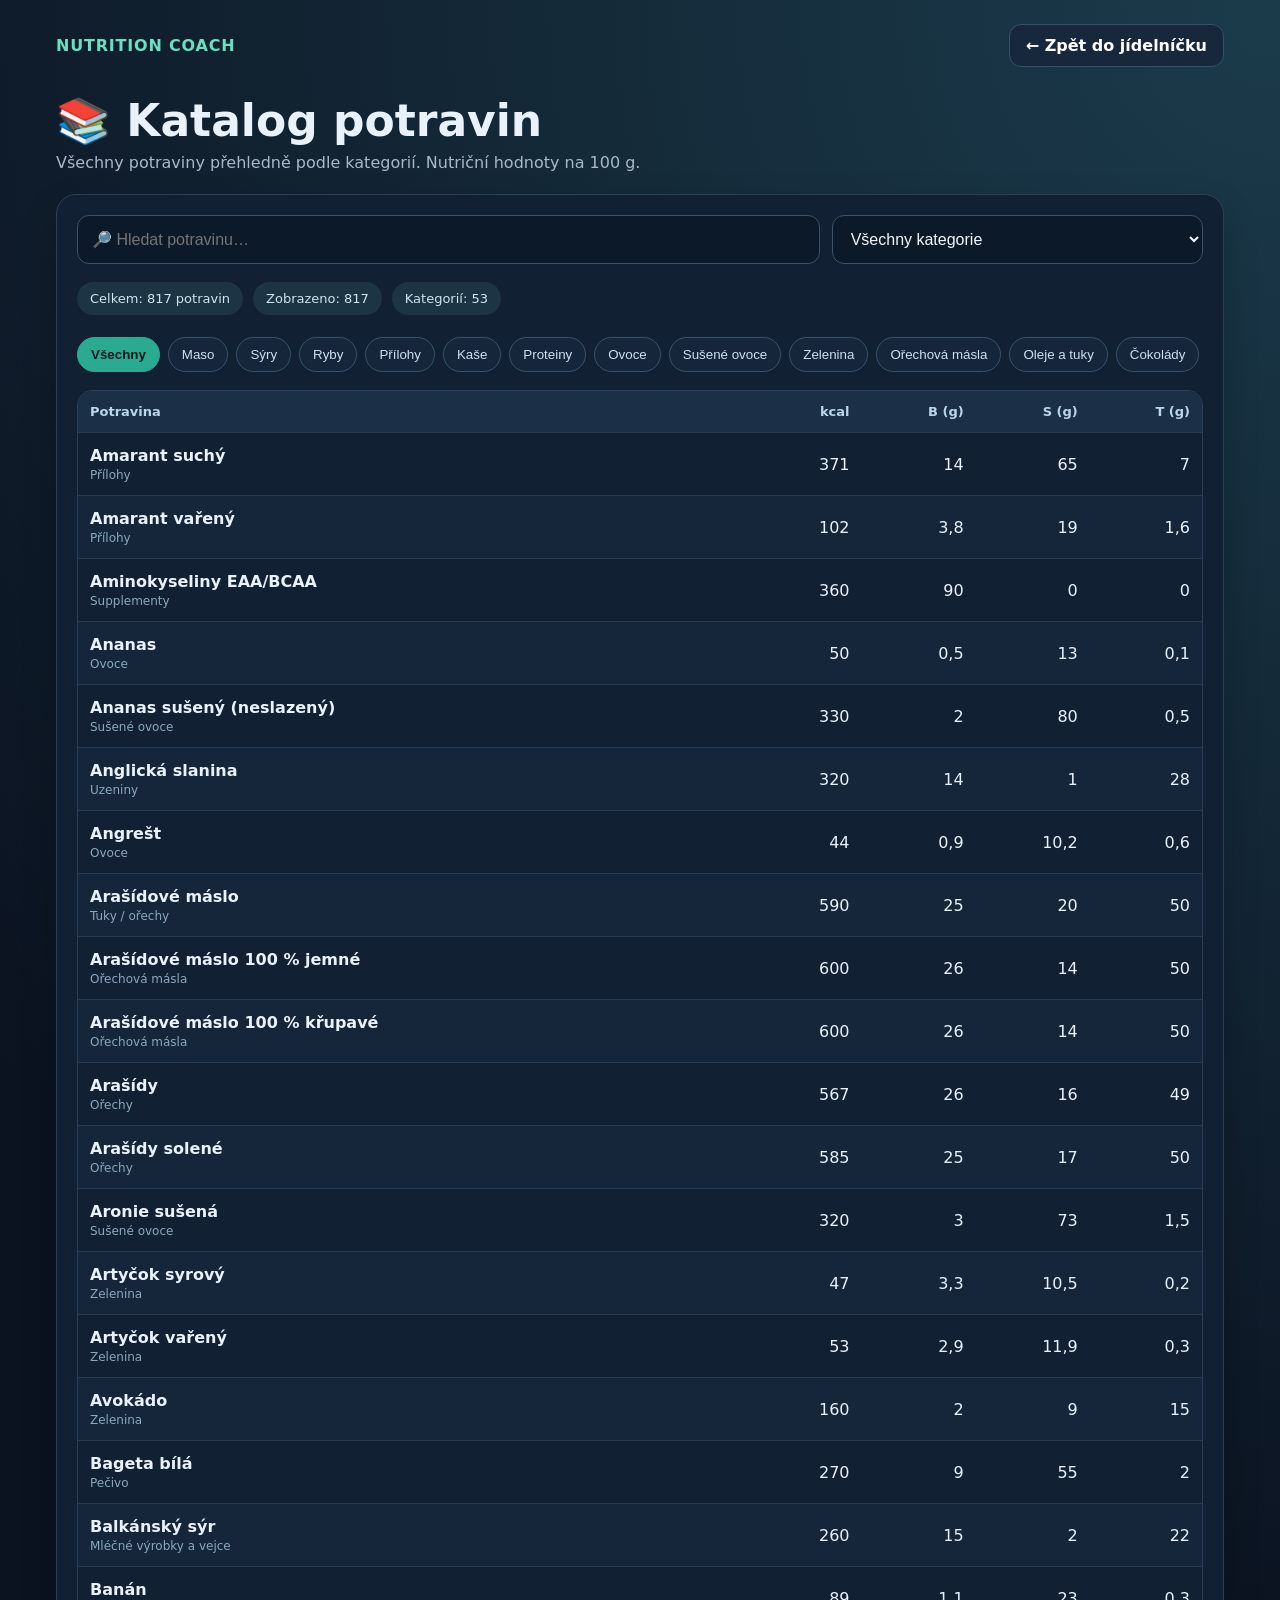
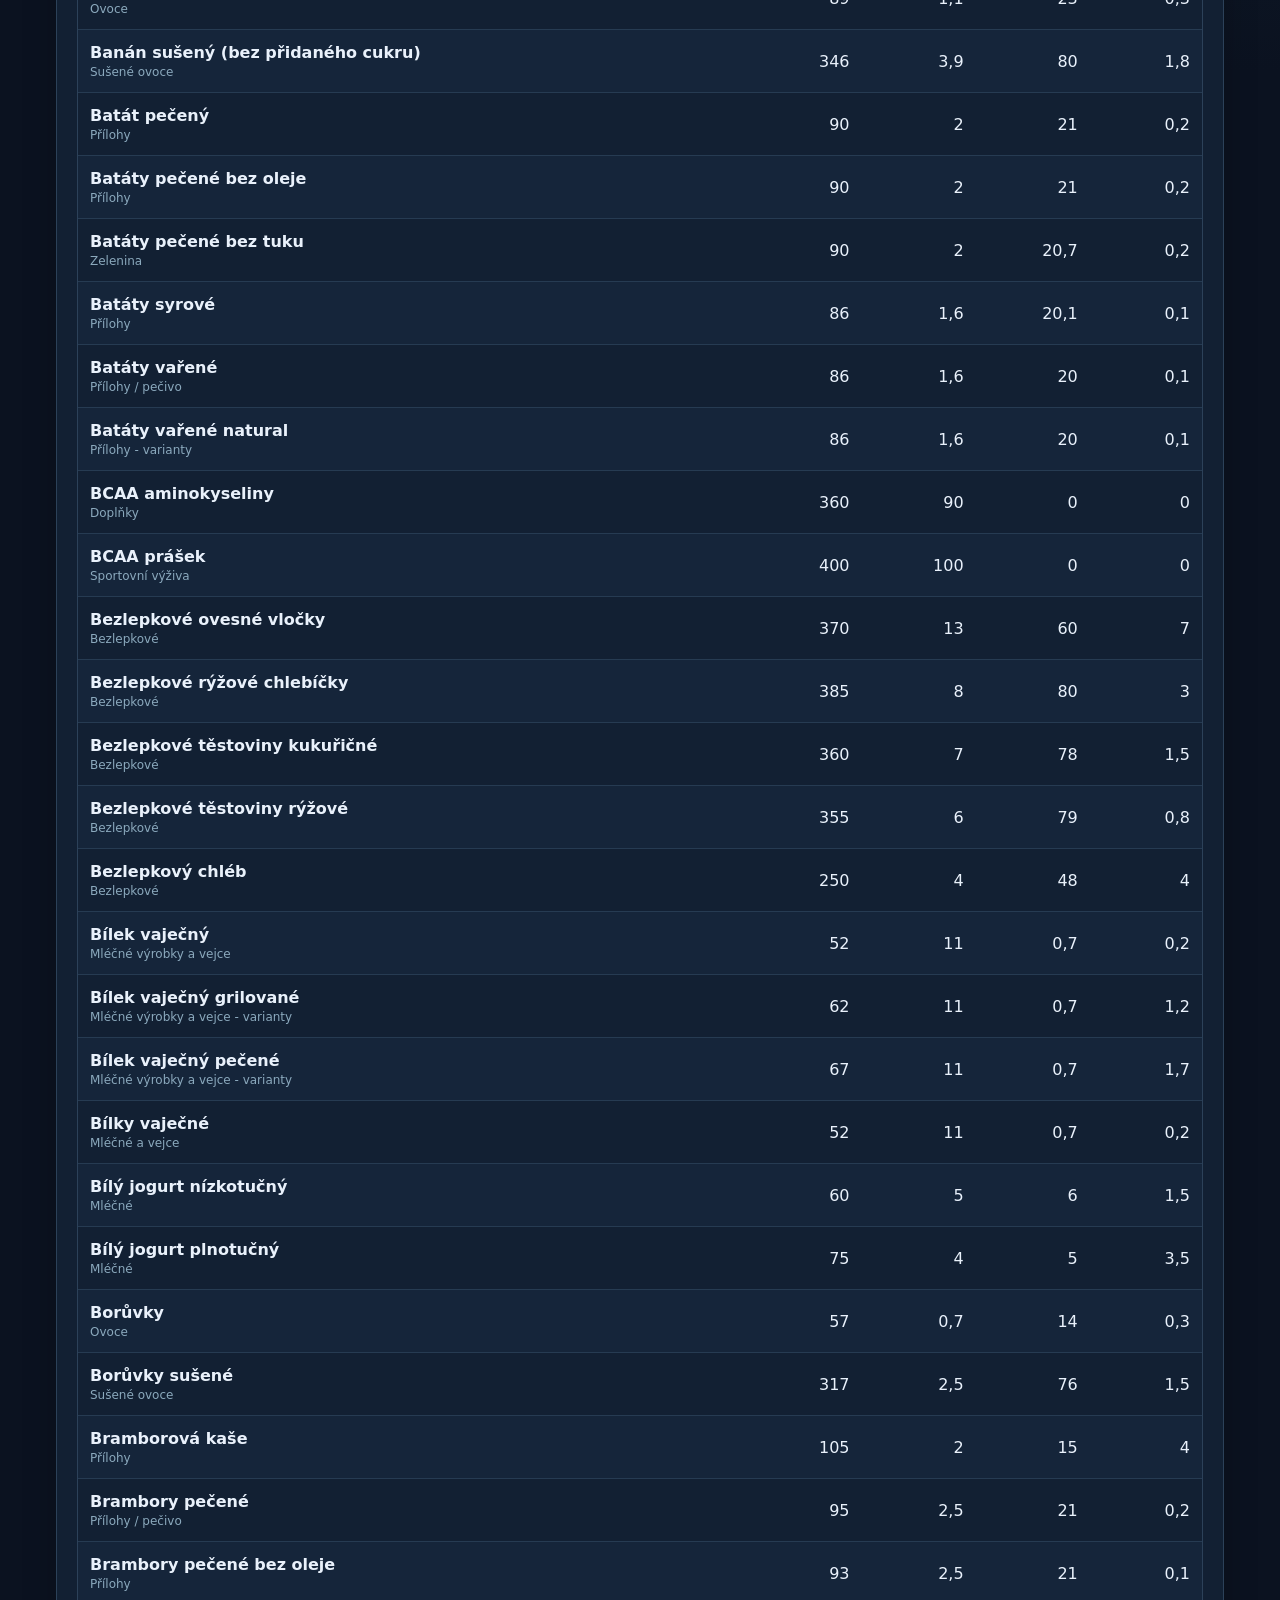
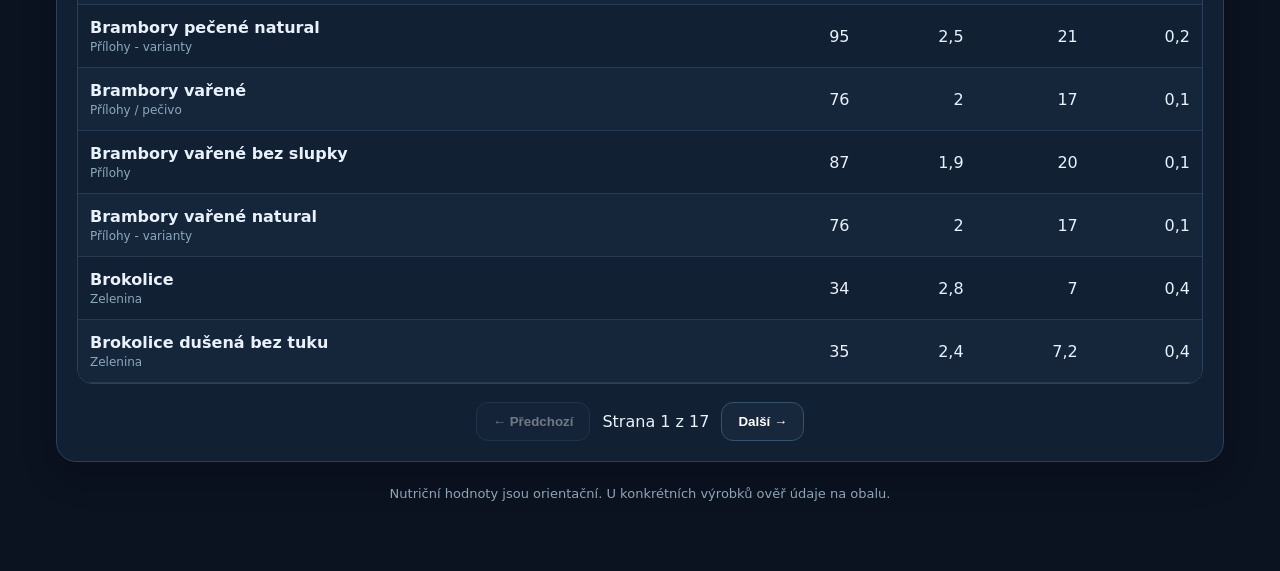
<file: potraviny.html>
<!doctype html>
<html lang="cs"><head><meta charset="utf-8"><meta name="viewport" content="width=device-width,initial-scale=1"><meta name="theme-color" content="#101b2b"><title>Katalog potravin | Nutrition Coach</title>
<style>
:root{font-family:Inter,system-ui,-apple-system,Segoe UI,sans-serif;color:#e9f1fb;background:#0b1220}*{box-sizing:border-box}body{margin:0;background:radial-gradient(circle at top right,#1b3b4b 0,#0b1220 42%);min-height:100vh}.wrap{max-width:1200px;margin:auto;padding:24px 16px 70px}a{color:inherit;text-decoration:none}.top{display:flex;justify-content:space-between;align-items:center;gap:12px;flex-wrap:wrap}.brand{font-weight:800;letter-spacing:.05em;color:#6be0c1}.back,.button{display:inline-flex;align-items:center;justify-content:center;padding:11px 16px;border:1px solid #35526b;border-radius:12px;background:#17283d;color:#fff;font-weight:650;cursor:pointer}h1{font-size:clamp(28px,5vw,44px);margin:28px 0 6px}.lead{color:#a9b9ca;margin:0 0 22px}.panel{background:#122033;border:1px solid #2c4159;border-radius:20px;padding:20px;box-shadow:0 14px 35px #0003}.controls{display:grid;grid-template-columns:minmax(0,2fr) minmax(190px,1fr);gap:12px}.controls input,.controls select{width:100%;border:1px solid #3b536b;border-radius:12px;padding:14px;background:#0c1929;color:#f4f8fc;font-size:16px}.stats{display:flex;gap:10px;flex-wrap:wrap;margin:18px 0}.pill{padding:9px 13px;border-radius:999px;background:#1d3445;color:#cfe5ef;font-size:13px}.category-tabs{display:flex;gap:8px;overflow:auto;padding:4px 0 18px;scrollbar-width:thin}.category-tabs button{white-space:nowrap;border:1px solid #38536c;border-radius:999px;padding:9px 13px;color:#cde0ef;background:#15263a;cursor:pointer}.category-tabs button.active{background:#2aab91;color:#061a1c;border-color:#2aab91;font-weight:800}.table-wrap{overflow-x:auto;border:1px solid #2c4159;border-radius:15px}table{width:100%;border-collapse:collapse;min-width:640px}th,td{padding:13px 12px;border-bottom:1px solid #263b52;text-align:right;font-variant-numeric:tabular-nums}th:first-child,td:first-child{text-align:left}th{background:#1b3046;color:#bbd6e8;font-size:13px;position:sticky;top:0}td:first-child{font-weight:600}tr:nth-child(even){background:#15253a}tr:hover{background:#1c3549}.category{display:block;font-size:12px;color:#8ba9bd;font-weight:400;margin-top:3px}.empty{padding:28px;text-align:center;color:#b8c9d8}.pagination{display:flex;justify-content:center;align-items:center;gap:12px;margin-top:18px;flex-wrap:wrap}.pagination button:disabled{opacity:.4;cursor:not-allowed}.footer{text-align:center;color:#8da5b8;margin-top:24px;font-size:13px}@media(max-width:620px){.controls{grid-template-columns:1fr}.panel{padding:14px}th,td{padding:11px 9px}}
</style></head><body><div class="wrap"><div class="top"><a href="index.html" class="brand">NUTRITION COACH</a><a class="back" href="index.html">← Zpět do jídelníčku</a></div><h1>📚 Katalog potravin</h1><p class="lead">Všechny potraviny přehledně podle kategorií. Nutriční hodnoty na 100 g.</p><main class="panel"><div class="controls"><input id="search" type="search" placeholder="🔎 Hledat potravinu…" aria-label="Hledat potravinu"><select id="category" aria-label="Kategorie"><option value="">Všechny kategorie</option></select></div><div class="stats"><span class="pill" id="total">Načítám databázi…</span><span class="pill" id="shown"></span><span class="pill" id="categories"></span></div><div class="category-tabs" id="tabs" aria-label="Rychlý výběr kategorií"></div><div class="table-wrap"><table><thead><tr><th>Potravina</th><th>kcal</th><th>B (g)</th><th>S (g)</th><th>T (g)</th></tr></thead><tbody id="rows"><tr><td colspan="5" class="empty">Načítám…</td></tr></tbody></table></div><div class="pagination"><button class="button" id="prev">← Předchozí</button><span id="page"></span><button class="button" id="next">Další →</button></div></main><div class="footer">Nutriční hodnoty jsou orientační. U konkrétních výrobků ověř údaje na obalu.</div></div>
<script>
(()=>{'use strict';const $=id=>document.getElementById(id),size=50;let all=[],filtered=[],page=0;const norm=s=>String(s??'').normalize('NFD').replace(/[\u0300-\u036f]/g,'').toLocaleLowerCase('cs');const n=v=>Number.isFinite(Number(v))?new Intl.NumberFormat('cs-CZ',{maximumFractionDigits:1}).format(Number(v)):'—';const text=(tag,value,cls)=>{const el=document.createElement(tag);el.textContent=value;if(cls)el.className=cls;return el};function render(){const q=norm($('search').value.trim()),cat=$('category').value;filtered=all.filter(f=>(!cat||f.category===cat)&&(!q||norm(f.name).includes(q)||norm(f.category).includes(q)));page=Math.min(page,Math.max(0,Math.ceil(filtered.length/size)-1));$('shown').textContent=`Zobrazeno: ${filtered.length}`;const tbody=$('rows');tbody.replaceChildren();const slice=filtered.slice(page*size,(page+1)*size);if(!slice.length){const tr=document.createElement('tr'),td=text('td','Žádné odpovídající potraviny.','empty');td.colSpan=5;tr.append(td);tbody.append(tr)}for(const f of slice){const tr=document.createElement('tr'),first=document.createElement('td');first.append(text('span',f.name),text('span',f.category||'Bez kategorie','category'));tr.append(first);for(const k of ['kcal','protein','carbs','fat'])tr.append(text('td',n(f[k])));tbody.append(tr)}$('page').textContent=`Strana ${page+1} z ${Math.max(1,Math.ceil(filtered.length/size))}`;$('prev').disabled=page===0;$('next').disabled=(page+1)*size>=filtered.length;document.querySelectorAll('#tabs button').forEach(b=>b.classList.toggle('active',b.dataset.category===cat))}function choose(cat){$('category').value=cat;page=0;render()}async function load(){try{const res=await fetch('foods.json',{cache:'no-store'});if(!res.ok)throw Error('HTTP '+res.status);const data=await res.json();if(!Array.isArray(data))throw Error('Neplatný formát databáze');const saved=JSON.parse(localStorage.getItem('nutritionFoods')||'[]');const custom=JSON.parse(localStorage.getItem('nutritionCustomFoods')||'[]');const map=new Map();for(const item of [...data,...(Array.isArray(saved)?saved:[]),...(Array.isArray(custom)?custom:[])])if(item&&typeof item.name==='string')map.set(norm(item.name.trim()),item);all=[...map.values()].sort((a,b)=>a.name.localeCompare(b.name,'cs'));const cats=[...new Set(all.map(f=>f.category||'Bez kategorie'))].sort((a,b)=>a.localeCompare(b,'cs'));for(const c of cats){const opt=document.createElement('option');opt.value=c;opt.textContent=c;$('category').append(opt)}$('total').textContent=`Celkem: ${all.length} potravin`;$('categories').textContent=`Kategorií: ${cats.length}`;const popular=['','Maso','Sýry','Ryby','Přílohy','Kaše','Proteiny','Ovoce','Sušené ovoce','Zelenina','Ořechová másla','Oleje a tuky','Čokolády','Džemy a marmelády'];for(const c of popular.filter(c=>!c||cats.includes(c))){const b=text('button',c||'Všechny');b.type='button';b.dataset.category=c;b.addEventListener('click',()=>choose(c));$('tabs').append(b)}render()}catch(e){$('total').textContent='Databázi se nepodařilo načíst';$('rows').replaceChildren();const tr=document.createElement('tr'),td=text('td','Zkontroluj, že je soubor foods.json ve stejné složce jako potraviny.html. ('+e.message+')','empty');td.colSpan=5;tr.append(td);$('rows').append(tr)}}$('search').addEventListener('input',()=>{page=0;render()});$('category').addEventListener('change',()=>{page=0;render()});$('prev').addEventListener('click',()=>{if(page>0){page--;render();window.scrollTo({top:0,behavior:'smooth'})}});$('next').addEventListener('click',()=>{if((page+1)*size<filtered.length){page++;render();window.scrollTo({top:0,behavior:'smooth'})}});load()})();
</script></body></html>
</file>
